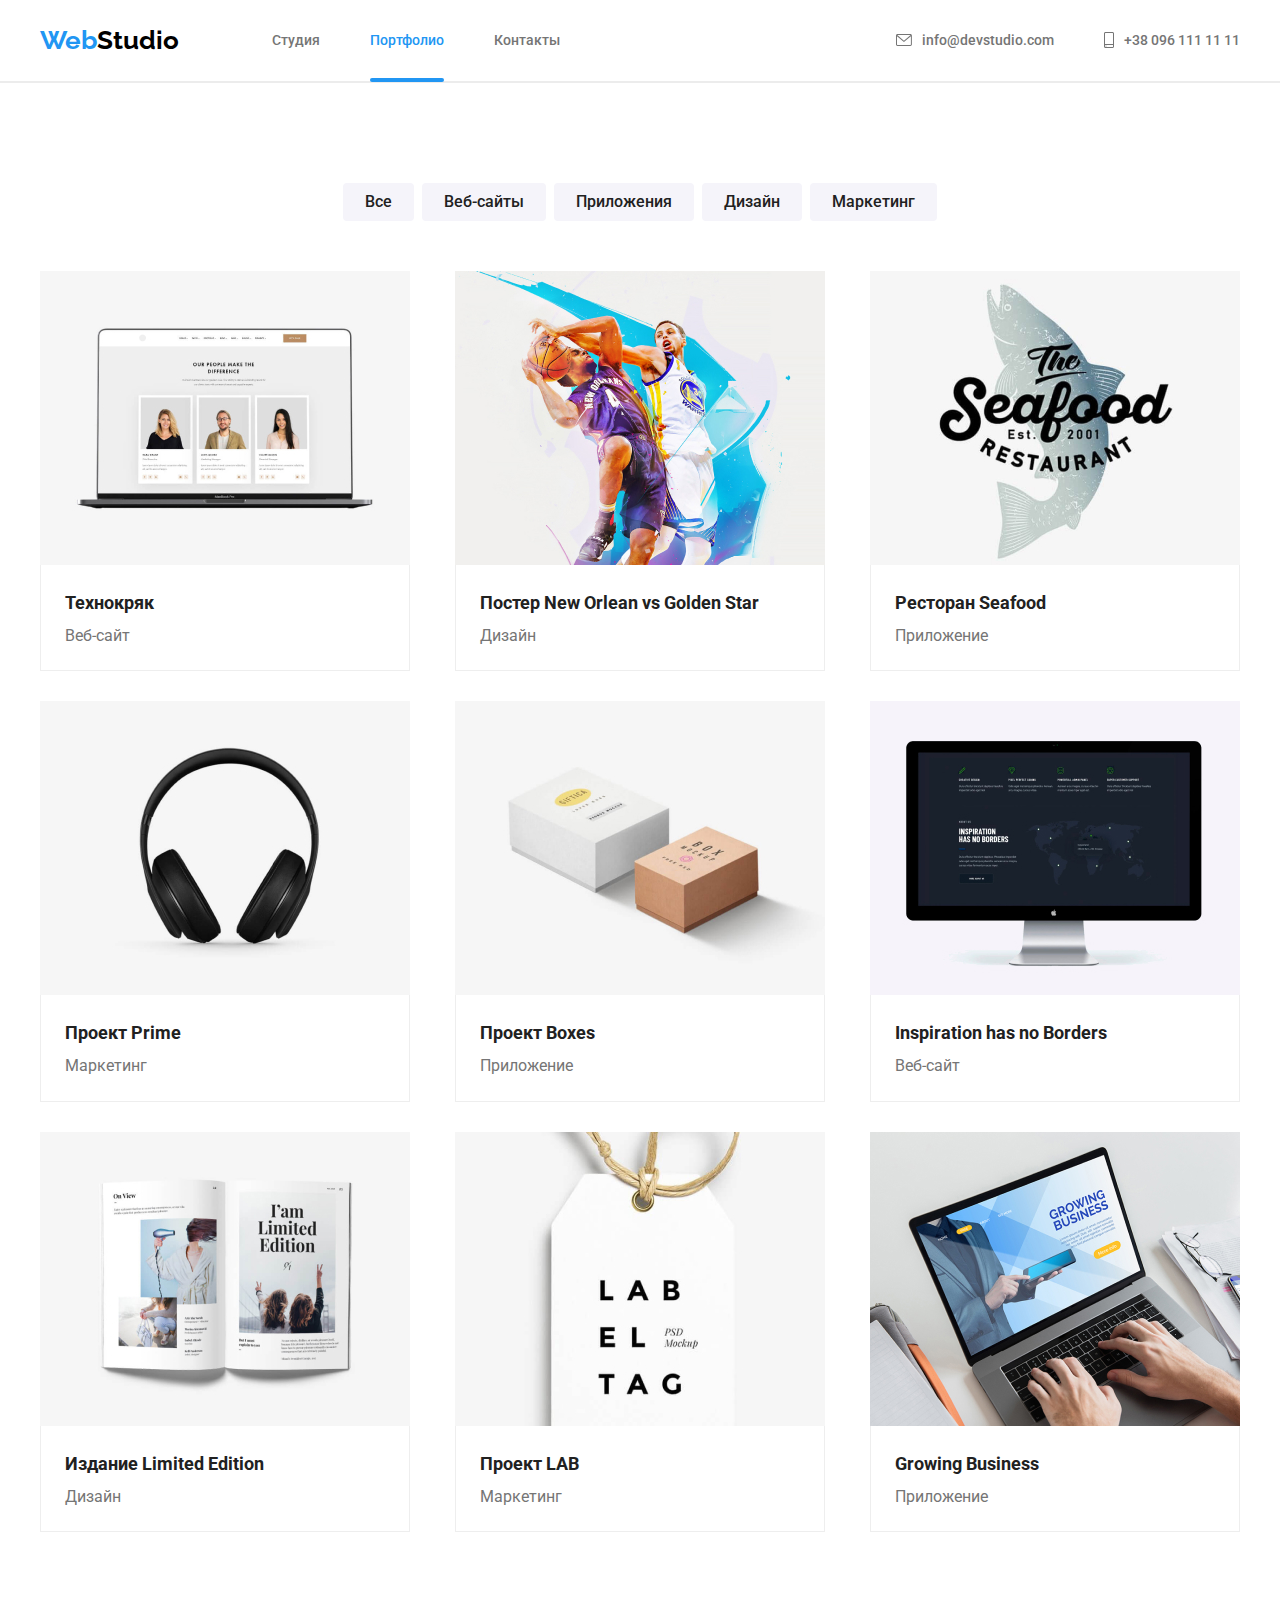
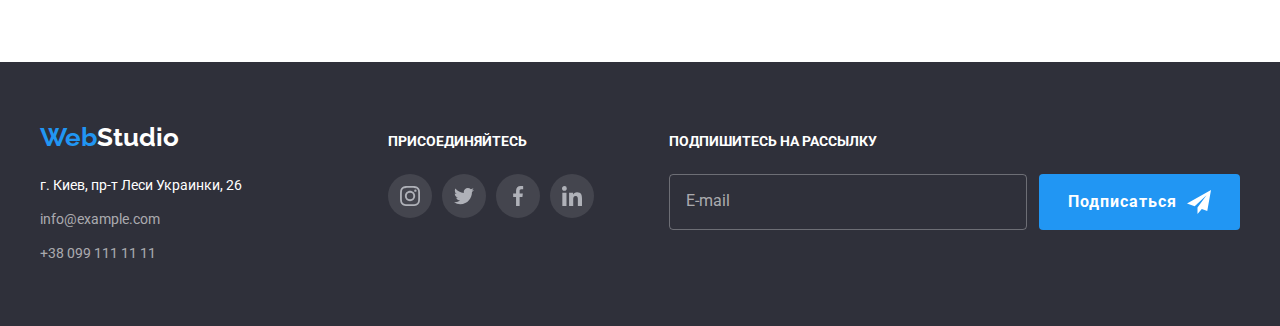
<file: portfolio.html>
<!DOCTYPE html>
<html lang="ru">
  <head>
    <meta charset="UTF-8" />
    <meta http-equiv="X-UA-Compatible" content="IE=edge" />
    <meta name="viewport" content="width=device-width, initial-scale=1.0" />
    <title>goit-markup-hw-06</title>
    <link rel="stylesheet" href="./scss/main.css">
    <link rel="preconnect" href="https://fonts.googleapis.com">
    <link rel="preconnect" href="https://fonts.gstatic.com" crossorigin>
    <link href="https://fonts.googleapis.com/css2?family=Raleway:wght@700&family=Roboto:wght@400;500;700;900&display=swap" 
    rel="stylesheet">
  </head>
  <body>
    
<!-- _________________________________HEADER_________________________________ -->

<header class="header section">
  <div class="container">
    <div class="header__box">
      <a class="header__logo logo" href="./index.html">Web<span class="logo__colored">Studio</span></a>
      <nav class="header__menu">
        <ul class="header__menu-list">
          <li class="header__menu-item">
            <a class="header__menu-link" href="./index.html" >Студия</a>
          </li>
          <li class="header__menu-item">
            <a  class="header__menu-link header__menu-link--selected" href="./portfolio.html" >Портфолио</a>
          </li>
          <li class="header__menu-item">
            <a class="header__menu-link" href="#" >Контакты</a>
          </li>
        </ul>
      </nav>

      <ul class="header__contacts">
        <li class="header__contacts-item">
           <a class="header__contacts-link" href="mailto:info@example.com">
             <svg class="header__contacts-img" width="16" height="12">
                <use href="./img/svg/header.svg#icon-envelope"></use>
             </svg>info@devstudio.com
          </a>
        </li>
        <li class="header__contacts-item">
           <a class="header__contacts-link" href="tel:+38091111111">
             <svg class="header__contacts-img" width="10" height="16">
               <use href="./img/svg/header.svg#icon-smartphone"></use>
            </svg>+38 096 111 11 11
          </a>
        </li>
      </ul>
    </div>
  </div>
</header>

 <!-- _________________________________PORTFOLIO_________________________________ -->

    <main>
      <section class="portfolio section">
        <div class="container">
          <h1 class="visually-hidden">Портфолио</h1>
          <ul class="portfolio__filter">
            <li class="portfolio__filter-item">
              <button class="portfolio__filter-btn" type="button">Все</button>
            </li>
            <li class="portfolio__filter-item">
              <button class="portfolio__filter-btn" type="button">Веб-сайты</button>
            </li>
            <li class="portfolio__filter-item">
              <button class="portfolio__filter-btn" type="button">Приложения</button>
            </li>
            <li class="portfolio__filter-item">
              <button class="portfolio__filter-btn" type="button">Дизайн</button>
            </li>
            <li class="portfolio__filter-item">
              <button class="portfolio__filter-btn" type="button">Маркетинг</button>
            </li>
          </ul>

 <!-- _________________________________CARDS_________________________________ -->

          <ul class="portfolio__content">
            <li class="portfolio__content-item">
              <div class="portfolio__box">
                <img class="portfolio__img" src="img/portfolio/img11.jpg" width="370" height="294" alt="картинка продукта">
                <div class="portfolio__pop-up">
                  <p class="portfolio__pop-up-text">
                    Ресурс предлагает комплексные предложения с разным уровнем функционала и сервисов. Все это позволит посетителю получить исчерпывающие сведения о компании или частном лице.
                  </p>
                </div>
              </div>
              <div class="portfolio__content-descr">
                <h3 class="portfolio__content-title">Технокряк</h3>
                <p class="portfolio__content-caption">Веб-сайт</p>
              </div>
            </li>

            <li class="portfolio__content-item">
              <div class="portfolio__box">
                <img class="portfolio__img" src="img/portfolio/img22.jpg" width="370" height="294" alt="картинка продукта">
                <div class="portfolio__pop-up">
                  <p class="portfolio__pop-up-text">
                    Ресурс предлагает комплексные предложения с разным уровнем функционала и сервисов. Все это позволит посетителю получить исчерпывающие сведения о компании или частном лице.
                  </p>
                </div>
              </div>
              <div class="portfolio__content-descr">
                <h3 class="portfolio__content-title">Постер New Orlean vs Golden Star</h3>
                <p class="portfolio__content-caption">Дизайн</p>
              </div>
            </li>

            <li class="portfolio__content-item">
              <div class="portfolio__box">
                <img class="portfolio__img" src="img/portfolio/img33.jpg" width="370" height="294" alt="картинка продукта">
                <div class="portfolio__pop-up">
                  <p class="portfolio__pop-up-text">
                    Ресурс предлагает комплексные предложения с разным уровнем функционала и сервисов. Все это позволит посетителю получить исчерпывающие сведения о компании или частном лице.
                  </p>
                </div>
              </div>
              <div class="portfolio__content-descr">
                <h3 class="portfolio__content-title">Ресторан Seafood</h3>
                <p class="portfolio__content-caption">Приложение</p>
              </div>
            </li>

            <li class="portfolio__content-item">
              <div class="portfolio__box">
                <img class="portfolio__img" src="img/portfolio/img44.jpg" width="370" height="294" alt="картинка продукта">
                <div class="portfolio__pop-up">
                  <p class="portfolio__pop-up-text">
                    Ресурс предлагает комплексные предложения с разным уровнем функционала и сервисов. Все это позволит посетителю получить исчерпывающие сведения о компании или частном лице.
                  </p>
                </div>
              </div>
              <div class="portfolio__content-descr">
                <h3 class="portfolio__content-title">Проект Prime</h3>
                <p class="portfolio__content-caption">Маркетинг</p>
              </div>
            </li>

            <li class="portfolio__content-item">
              <div class="portfolio__box">
                <img class="portfolio__img" src="img/portfolio/img55.jpg" width="370" height="294" alt="картинка продукта">
                <div class="portfolio__pop-up">
                  <p class="portfolio__pop-up-text">
                    Ресурс предлагает комплексные предложения с разным уровнем функционала и сервисов. Все это позволит посетителю получить исчерпывающие сведения о компании или частном лице.
                  </p>
                </div>
              </div>
              <div class="portfolio__content-descr">
                <h3 class="portfolio__content-title">Проект Boxes</h3>
                <p class="portfolio__content-caption">Приложение</p>
             </div>
            </li>

            <li class="portfolio__content-item">
              <div class="portfolio__box">
                <img class="portfolio__img" src="img/portfolio/img66.jpg" width="370" height="294" alt="картинка продукта">
                <div class="portfolio__pop-up">
                  <p class="portfolio__pop-up-text">
                    Ресурс предлагает комплексные предложения с разным уровнем функционала и сервисов. Все это позволит посетителю получить исчерпывающие сведения о компании или частном лице.
                  </p>
                </div>
              </div>
              <div class="portfolio__content-descr">
                <h3 class="portfolio__content-title">Inspiration has no Borders</h3>
                <p class="portfolio__content-caption">Веб-сайт</p>
              </div>
            </li>

            <li class="portfolio__content-item">
              <div class="portfolio__box">
                <img class="portfolio__img" src="img/portfolio/img77.jpg" width="370" height="294" alt="картинка продукта">
                <div class="portfolio__pop-up">
                  <p class="portfolio__pop-up-text">
                    Ресурс предлагает комплексные предложения с разным уровнем функционала и сервисов. Все это позволит посетителю получить исчерпывающие сведения о компании или частном лице.
                  </p>
                </div>
              </div>
              <div class="portfolio__content-descr">
                <h3 class="portfolio__content-title">Издание Limited Edition</h3>
                <p class="portfolio__content-caption">Дизайн</p>
              </div>
            </li>
  
            <li class="portfolio__content-item">
              <div class="portfolio__box">
                <img class="portfolio__img" src="img/portfolio/img88.jpg" width="370" height="294" alt="картинка продукта">
                <div class="portfolio__pop-up">
                  <p class="portfolio__pop-up-text">
                    Ресурс предлагает комплексные предложения с разным уровнем функционала и сервисов. Все это позволит посетителю получить исчерпывающие сведения о компании или частном лице.
                  </p>
                </div>
              </div>
              <div class="portfolio__content-descr">
                  <h3 class="portfolio__content-title">Проект LAB</h3>
                  <p class="portfolio__content-caption">Маркетинг</p>
              </div>
            </li>
            <li class="portfolio__content-item">
              <div class="portfolio__box">
                <img class="portfolio__img" src="img/portfolio/img99.jpg" width="370" height="294" alt="картинка продукта">
                <div class="portfolio__pop-up">
                  <p class="portfolio__pop-up-text">
                    Ресурс предлагает комплексные предложения с разным уровнем функционала и сервисов. Все это позволит посетителю получить исчерпывающие сведения о компании или частном лице.
                  </p>
                </div>
              </div>
              <div class="portfolio__content-descr">
                  <h3 class="portfolio__content-title">Growing Business</h3>
                  <p class="portfolio__content-caption">Приложение</p>
              </div>
            </li>
          </ul>
        </div>
      </section>    
    </main>

<!-- _________________________________FOOTER_________________________________ -->


    <footer class="footer section">
      <div class="container">
        <div class="footer__box">
          <div class="footer__url">
            <a class="footer__logo logo" href="./index.html">
              Web<span>Studio</span></a>
            <address class="footer__address">
              <ul class="footer__list">
                <li class="footer__item">
                  <a
                    class="footer__link footer__link--adress"
                    href="https://goo.gl/maps/qvYXPRKabaq7upge6">
                    г. Киев, пр-т Леси Украинки, 26
                  </a>
                </li>
                <li class="footer__item">
                  <a class="footer__link" href="mailto:info@example.com"
                    >info@example.com
                  </a>
                </li>
                <li class="footer__item">
                  <a class="footer__link" href="tel:+380991111111"
                    >+38 099 111 11 11
                  </a>
                </li>
              </ul>
            </address>
          </div>

          <div class="footer__social">
            <p class="footer__text">присоединяйтесь</p>
            <ul class="social">
              <li class="social__item social__item--dark">
                <a class="social__link social__link--dark" href="#">
                  <svg
                    class="social__img social__img--dark"
                    width="20"
                    height="20">
                    <use href="./img/svg/social.svg#icon-instagram"></use>
                  </svg>
                </a>
              </li>
              <li class="social__item social__item--dark">
                <a class="social__link social__link--dark" href="#">
                  <svg
                    class="social__img social__img--dark"
                    width="20"
                    height="20">
                    <use href="./img/svg/social.svg#icon-twitter"></use>
                  </svg>
                </a>
              </li>
              <li class="social__item social__item--dark">
                <a class="social__link social__link--dark" href="#">
                  <svg
                    class="social__img social__img--dark"
                    width="20"
                    height="20">
                    <use href="./img/svg/social.svg#icon-facebook"></use>
                  </svg>
                </a>
              </li>
              <li class="social__item social__item--dark">
                <a class="social__link social__link--dark" href="#">
                  <svg
                    class="social__img social__img--dark"
                    width="20"
                    height="20">
                    <use href="./img/svg/social.svg#icon-linkedin"></use>
                  </svg>
                </a>
              </li>
            </ul>
          </div>

          <div class="footer__mailing">
            <p class="footer__mail-text">подпишитесь на рассылку</p>
            <form class="footer__mailing-form">
              <label class="visually-hidden" for="footer-email">почтовый ящик</label>
              <input
                class="footer__mailing-input"
                id="footer-email"
                type="text"
                name="footer-email"
                placeholder="E-mail"
                required/>
              <button class="footer__mailing-btn btn" type="submit">
                Подписаться
                <svg class="footer__mailing-svg" width="24" height="24">
                  <use href="./img/svg/modal.svg#icon-tg"></use>
                </svg>
              </button>
            </form>
          </div>
        </div>
      </div>
    </footer>
  </body>
</html>
</file>
<file: scss/main.css>
.header {
  padding: 25px 15px;
  border-bottom: 1px solid #ECECEC;
}

.header__box {
  display: -webkit-box;
  display: -ms-flexbox;
  display: flex;
  -webkit-box-align: center;
      -ms-flex-align: center;
          align-items: center;
}

.logo {
  font-family: 'Raleway', sans-serif;
  font-weight: 700;
  font-size: 26px;
  line-height: 31px;
  text-decoration: none;
  color: var(--third-color);
}

.header__logo {
  margin-right: 93px;
}

.logo__colored {
  color: #000;
}

.header__menu-list {
  display: -webkit-box;
  display: -ms-flexbox;
  display: flex;
}

.header__menu-item:not(:first-child) {
  margin-left: 50px;
}

.header__menu-link {
  position: relative;
  font-weight: 500;
  -webkit-transition: color 250ms var(--cubic-b);
  transition: color 250ms var(--cubic-b);
}

.header__menu-link::before {
  position: absolute;
  content: '';
  height: 4px;
  width: 100%;
  left: 0;
  bottom: -34px;
  background-color: var(--third-color);
  border-radius: 2px;
  -webkit-transform: scaleX(0);
          transform: scaleX(0);
  -webkit-transition: 250ms var(--cubic-b);
  transition: 250ms var(--cubic-b);
}

.header__menu-link--selected::after {
  position: absolute;
  content: '';
  height: 4px;
  width: 100%;
  left: 0;
  bottom: -34px;
  background-color: var(--third-color);
  border-radius: 2px;
}

.header__menu-link:hover::before {
  -webkit-transform: scaleX(1);
          transform: scaleX(1);
}

.header__menu-link--selected {
  color: var(--third-color);
}

.header__menu-link:hover,
.header__contacts-link:hover {
  color: var(--third-color);
}

.header__menu-link:focus,
.header__contacts-link:focus {
  color: var(--third-color);
  outline-color: var(--third-color);
}

.header__contacts-link:hover
.header__contacts-img {
  fill: var(--third-color);
}

.header__contacts {
  display: -webkit-box;
  display: -ms-flexbox;
  display: flex;
  margin-left: auto;
}

.header__contacts-item +
.header__contacts-item {
  margin-left: 50px;
}

.header__contacts-link {
  display: -webkit-box;
  display: -ms-flexbox;
  display: flex;
  -webkit-box-align: center;
      -ms-flex-align: center;
          align-items: center;
  color: var(--main-color);
  font-weight: 500;
  -webkit-transition: color 250ms var(--cubic-b);
  transition: color 250ms var(--cubic-b);
}

.header__contacts-img {
  margin-right: 10px;
  fill: var(--main-color);
  -webkit-transition: 0.4s;
  transition: 0.4s;
}

html, body, div, span, applet, object, iframe,
h1, h2, h3, h4, h5, h6, p, blockquote, pre,
a, abbr, acronym, address, big, cite, code,
del, dfn, em, img, ins, kbd, q, s, samp,
small, strike, strong, sub, sup, tt, var,
b, u, i, center,
dl, dt, dd, ol, ul, li,
fieldset, form, label, legend, input, textarea,
table, caption, tbody, tfoot, thead, tr, th, td,
article, aside, canvas, details, embed,
figure, figcaption, footer, header, hgroup,
menu, nav, output, ruby, section, summary,
time, mark, audio, video {
  margin: 0;
  padding: 0;
  border: 0;
  font-size: 100%;
  font: inherit;
  vertical-align: baseline;
  -webkit-box-sizing: border-box;
          box-sizing: border-box;
}

/* HTML5 display-role reset for older browsers */
article, aside, details, figcaption, figure,
footer, header, hgroup, menu, nav, section {
  display: block;
}

body {
  line-height: 1;
}

ol, ul {
  list-style: none;
}

blockquote, q {
  quotes: none;
}

blockquote:before, blockquote:after,
q:before, q:after {
  content: '';
  content: none;
}

table {
  border-collapse: collapse;
  border-spacing: 0;
}

a {
  text-decoration: none;
  color: inherit;
}

body {
  background-color: #FFFFFF;
  color: #757575;
  font-family: 'Roboto', sans-serif;
  font-size: 14px;
  line-height: 1.7;
}

.visually-hidden {
  position: absolute;
  width: 1px;
  height: 1px;
  margin: -1px;
  border: 0;
  padding: 0;
  white-space: nowrap;
  -webkit-clip-path: inset(100%);
          clip-path: inset(100%);
  clip: rect(0 0 0 0);
  overflow: hidden;
}

.container {
  max-width: 1200px;
  margin: 0 auto;
}

.title {
  font-weight: 700;
  font-size: 36px;
  line-height: 42px;
  text-align: center;
  letter-spacing: 0.03em;
  color: #212121;
}

.logo {
  font-family: 'Raleway', sans-serif;
  font-weight: 700;
  font-size: 26px;
  line-height: 31px;
  text-decoration: none;
  color: #2196F3;
}

.logo__colored {
  color: #000;
}

.btn {
  border: none;
  font-family: inherit;
  font-size: 16px;
  line-height: 1.8;
  font-weight: 700;
  letter-spacing: 0.06em;
  border-radius: 4px;
  color: #FFFFFF;
  background-color: #2196F3;
  cursor: pointer;
}

.social {
  display: -webkit-box;
  display: -ms-flexbox;
  display: flex;
  -webkit-box-pack: justify;
      -ms-flex-pack: justify;
          justify-content: space-between;
}

.social__img {
  fill: #AFB1B8;
  -webkit-transition: 250ms cubic-bezier(0.4, 0, 0.2, 1);
  transition: 250ms cubic-bezier(0.4, 0, 0.2, 1);
}

.social__item:not(:last-child) {
  margin-right: 10px;
}

.social__link {
  display: -webkit-box;
  display: -ms-flexbox;
  display: flex;
  -webkit-box-pack: center;
      -ms-flex-pack: center;
          justify-content: center;
  -webkit-box-align: center;
      -ms-flex-align: center;
          align-items: center;
  height: 44px;
  width: 44px;
  border-radius: 50%;
  -webkit-transition: 0.4s;
  transition: 0.4s;
}

.social__link:hover {
  background-color: #2196F3;
}

.social__link:hover .social__img {
  fill: #FFFFFF;
}

.social__link--dark {
  background: rgba(255, 255, 255, 0.1);
}

.backdrop {
  display: -webkit-box;
  display: -ms-flexbox;
  display: flex;
  -webkit-box-pack: center;
      -ms-flex-pack: center;
          justify-content: center;
  -webkit-box-align: center;
      -ms-flex-align: center;
          align-items: center;
  position: fixed;
  top: 0;
  left: 0;
  width: 100%;
  height: 100%;
  background-color: rgba(0, 0, 0, 0.2);
  -webkit-transition: 250ms cubic-bezier(0.4, 0, 0.2, 1);
  transition: 250ms cubic-bezier(0.4, 0, 0.2, 1);
  z-index: 100;
}

.backdrop.is-hidden {
  opacity: 0;
  visibility: hidden;
  pointer-events: none;
}

.modal {
  position: relative;
  padding: 40px;
  background-color: #fff;
  -webkit-box-shadow: 0px 1px 3px rgba(0, 0, 0, 0.12), 0px 1px 1px rgba(0, 0, 0, 0.14), 0px 2px 1px rgba(0, 0, 0, 0.2);
          box-shadow: 0px 1px 3px rgba(0, 0, 0, 0.12), 0px 1px 1px rgba(0, 0, 0, 0.14), 0px 2px 1px rgba(0, 0, 0, 0.2);
  border-radius: 4px;
}

.modal__backcall {
  display: -webkit-box;
  display: -ms-flexbox;
  display: flex;
  -webkit-box-pack: center;
      -ms-flex-pack: center;
          justify-content: center;
  -webkit-box-align: center;
      -ms-flex-align: center;
          align-items: center;
  max-width: 530px;
}

.modal__close {
  position: absolute;
  top: 8px;
  right: 8px;
  height: 30px;
  width: 30px;
  border-radius: 50%;
  border: 1px solid rgba(0, 0, 0, 0.1);
  -webkit-transition: 250ms cubic-bezier(0.4, 0, 0.2, 1);
  transition: 250ms cubic-bezier(0.4, 0, 0.2, 1);
}

.modal__close::before, .modal__close::after {
  content: '';
  position: absolute;
  top: 50%;
  left: 50%;
  width: 15px;
  height: 2px;
  background-color: black;
  cursor: pointer;
  -webkit-transition: 250ms cubic-bezier(0.4, 0, 0.2, 1);
  transition: 250ms cubic-bezier(0.4, 0, 0.2, 1);
}

.modal__close::before {
  -webkit-transform: translate(-50%, -50%) rotate(45deg);
          transform: translate(-50%, -50%) rotate(45deg);
}

.modal__close::after {
  -webkit-transform: translate(-50%, -50%) rotate(-45deg);
          transform: translate(-50%, -50%) rotate(-45deg);
}

.modal__close:hover::before, .modal__close:hover::after {
  background-color: #2196F3;
}

.modal__close:hover {
  border-color: #2196F3;
}

.modal__form {
  display: -webkit-box;
  display: -ms-flexbox;
  display: flex;
  -webkit-box-orient: vertical;
  -webkit-box-direction: normal;
      -ms-flex-direction: column;
          flex-direction: column;
  text-align: left;
}

.modal__text {
  font-weight: 700;
  font-size: 20px;
  line-height: 23px;
  text-align: center;
  letter-spacing: 0.03em;
  margin-bottom: 12px;
  color: #212121;
}

.modal__label {
  font-size: 12px;
  margin-bottom: 4px;
}

.modal__item {
  position: relative;
}

.modal__input {
  width: 100%;
  padding: 12px 0 12px 42px;
  border: 1px solid rgba(33, 33, 33, 0.2);
  -webkit-box-sizing: border-box;
          box-sizing: border-box;
  border-radius: 4px;
  margin-bottom: 10px;
  -webkit-transition: 250ms cubic-bezier(0.4, 0, 0.2, 1);
  transition: 250ms cubic-bezier(0.4, 0, 0.2, 1);
}

.modal__input:focus {
  border-color: #2196F3;
  outline: #2196F3;
}

.modal__input:focus ~ .modal__svg {
  fill: #2196F3;
}

.modal__svg {
  position: absolute;
  left: 13px;
  top: 14px;
  height: 15px;
  width: 15px;
  fill: #212121;
  -webkit-transition: 250ms cubic-bezier(0.4, 0, 0.2, 1);
  transition: 250ms cubic-bezier(0.4, 0, 0.2, 1);
}

.modal__textarea {
  width: 100%;
  padding: 12px 0 12px 42px;
  border: 1px solid rgba(33, 33, 33, 0.2);
  -webkit-box-sizing: border-box;
          box-sizing: border-box;
  border-radius: 4px;
  resize: none;
  height: 120px;
  margin-bottom: 25px;
  padding: 12px 16px;
  -webkit-transition: 250ms cubic-bezier(0.4, 0, 0.2, 1);
  transition: 250ms cubic-bezier(0.4, 0, 0.2, 1);
}

.modal__textarea::-webkit-input-placeholder {
  color: #757575;
}

.modal__textarea:-ms-input-placeholder {
  color: #757575;
}

.modal__textarea::-ms-input-placeholder {
  color: #757575;
}

.modal__textarea::placeholder {
  color: #757575;
}

.modal__textarea:focus {
  border-color: #2196F3;
  outline: #2196F3;
}

.modal__checkbox {
  position: relative;
  padding-left: 30px;
  font-size: inherit;
  -webkit-user-select: none;
     -moz-user-select: none;
      -ms-user-select: none;
          user-select: none;
  margin-bottom: 30px;
  color: #000000;
}

.modal__checkbox > a {
  text-decoration: underline;
  color: #2196F3;
}

.modal__check {
  position: absolute;
  width: 0;
  height: 0;
  z-index: -1;
}

.modal__check:checked ~ .custom {
  border: 2px solid #2196F3;
  background-color: #2196F3;
}

.modal__check:checked ~ .custom > .custom__svg {
  fill: #FFFFFF;
}

.modal__btn {
  width: -webkit-fit-content;
  width: -moz-fit-content;
  width: fit-content;
  -ms-flex-item-align: center;
      -ms-grid-row-align: center;
      align-self: center;
  padding: 10px 55px;
}

.custom {
  position: absolute;
  left: 8px;
  top: 4px;
  width: 15px;
  height: 15px;
  border: 2px solid #212121;
  cursor: pointer;
}

.custom__svg {
  position: absolute;
  width: 12px;
  height: 11px;
  left: 0;
  top: 0px;
  fill: transparent;
}

.backdrop {
  display: -webkit-box;
  display: -ms-flexbox;
  display: flex;
  -webkit-box-pack: center;
      -ms-flex-pack: center;
          justify-content: center;
  -webkit-box-align: center;
      -ms-flex-align: center;
          align-items: center;
  position: fixed;
  top: 0;
  left: 0;
  width: 100%;
  height: 100%;
  background-color: rgba(0, 0, 0, 0.2);
  -webkit-transition: 250ms cubic-bezier(0.4, 0, 0.2, 1);
  transition: 250ms cubic-bezier(0.4, 0, 0.2, 1);
  z-index: 100;
}

.backdrop.is-hidden {
  opacity: 0;
  visibility: hidden;
  pointer-events: none;
}

.btn {
  border: none;
  font-family: inherit;
  font-size: 16px;
  line-height: 1.8;
  font-weight: 700;
  letter-spacing: 0.06em;
  border-radius: 4px;
  color: #FFFFFF;
  background-color: #2196F3;
  cursor: pointer;
}

.logo {
  font-family: 'Raleway', sans-serif;
  font-weight: 700;
  font-size: 26px;
  line-height: 31px;
  text-decoration: none;
  color: #2196F3;
}

.logo__colored {
  color: #000;
}

.social {
  display: -webkit-box;
  display: -ms-flexbox;
  display: flex;
  -webkit-box-pack: justify;
      -ms-flex-pack: justify;
          justify-content: space-between;
}

.social__img {
  fill: #AFB1B8;
  -webkit-transition: 250ms cubic-bezier(0.4, 0, 0.2, 1);
  transition: 250ms cubic-bezier(0.4, 0, 0.2, 1);
}

.social__item:not(:last-child) {
  margin-right: 10px;
}

.social__link {
  display: -webkit-box;
  display: -ms-flexbox;
  display: flex;
  -webkit-box-pack: center;
      -ms-flex-pack: center;
          justify-content: center;
  -webkit-box-align: center;
      -ms-flex-align: center;
          align-items: center;
  height: 44px;
  width: 44px;
  border-radius: 50%;
  -webkit-transition: 0.4s;
  transition: 0.4s;
}

.social__link:hover {
  background-color: #2196F3;
}

.social__link:hover .social__img {
  fill: #FFFFFF;
}

.social__link--dark {
  background: rgba(255, 255, 255, 0.1);
}

.footer {
  padding: 60px 15px;
}

.footer__box {
  display: -webkit-box;
  display: -ms-flexbox;
  display: flex;
  -webkit-box-pack: justify;
      -ms-flex-pack: justify;
          justify-content: space-between;
  -webkit-box-align: baseline;
      -ms-flex-align: baseline;
          align-items: baseline;
}

.footer__logo {
  display: inline-block;
  margin-bottom: 20px;
}

.footer__item:not(:first-child) {
  margin-top: 9px;
}

.footer__link {
  color: rgba(255, 255, 255, 0.6);
  line-height: 24px;
  font-style: normal;
  -webkit-transition: 250ms cubic-bezier(0.4, 0, 0.2, 1);
  transition: 250ms cubic-bezier(0.4, 0, 0.2, 1);
}

.footer__link:hover {
  color: #2196F3;
}

.footer__link:focus {
  color: #FFFFFF;
  background-color: #2196F3;
  outline-color: #2196F3;
}

.footer__link--adress {
  color: #FFFFFF;
}

.footer__social {
  max-width: 206px;
  margin-left: 70px;
}

.footer__text, .footer__mail-text {
  color: #FFFFFF;
  font-weight: 700;
  text-transform: uppercase;
  margin-bottom: 20px;
}

.footer__mailing-form {
  display: -webkit-box;
  display: -ms-flexbox;
  display: flex;
  -ms-flex-wrap: wrap;
      flex-wrap: wrap;
}

.footer__mailing-input {
  width: 358px;
  margin-right: 12px;
  padding: 15px 16px;
  background-color: inherit;
  border: 1px solid rgba(255, 255, 255, 0.3);
  border-radius: 4px;
  outline: transparent;
  color: #FFFFFF;
}

.footer__mailing-input::-webkit-input-placeholder {
  font-size: 16px;
  color: rgba(255, 255, 255, 0.6);
}

.footer__mailing-input:-ms-input-placeholder {
  font-size: 16px;
  color: rgba(255, 255, 255, 0.6);
}

.footer__mailing-input::-ms-input-placeholder {
  font-size: 16px;
  color: rgba(255, 255, 255, 0.6);
}

.footer__mailing-input::placeholder {
  font-size: 16px;
  color: rgba(255, 255, 255, 0.6);
}

.footer__mailing-btn {
  display: -webkit-box;
  display: -ms-flexbox;
  display: flex;
  -webkit-box-align: center;
      -ms-flex-align: center;
          align-items: center;
  padding: 10px 29px;
}

.footer__mailing-svg {
  fill: #FFFFFF;
  margin-left: 10px;
}

.footer {
  background-color: #2F303A;
}

.footer__logo > span {
  color: #FFFFFF;
}

.header {
  padding: 25px 15px;
  border-bottom: 1px solid #ECECEC;
}

.header__box {
  display: -webkit-box;
  display: -ms-flexbox;
  display: flex;
  -webkit-box-align: center;
      -ms-flex-align: center;
          align-items: center;
}

.header__logo {
  margin-right: 93px;
}

.header__menu-list {
  display: -webkit-box;
  display: -ms-flexbox;
  display: flex;
}

.header__menu-item:not(:first-child) {
  margin-left: 50px;
}

.header__menu-link {
  position: relative;
  font-weight: 500;
  -webkit-transition: 250ms;
  transition: 250ms;
}

.header__menu-link:hover, .header__menu-link:focus {
  color: #2196F3;
}

.header__menu-link::before {
  position: absolute;
  content: '';
  height: 4px;
  width: 100%;
  left: 0;
  bottom: -34px;
  background-color: #2196F3;
  border-radius: 2px;
  -webkit-transform: scaleX(0);
          transform: scaleX(0);
  -webkit-transition: 250ms cubic-bezier(0.4, 0, 0.2, 1);
  transition: 250ms cubic-bezier(0.4, 0, 0.2, 1);
}

.header__menu-link:hover::before {
  -webkit-transform: scaleX(1);
          transform: scaleX(1);
}

.header__menu-link--selected {
  color: #2196F3;
}

.header__menu-link--selected::after {
  position: absolute;
  content: '';
  height: 4px;
  width: 100%;
  left: 0;
  bottom: -34px;
  background-color: #2196F3;
  border-radius: 2px;
}

.header__contacts {
  display: -webkit-box;
  display: -ms-flexbox;
  display: flex;
  margin-left: auto;
}

.header__contacts-item {
  margin-left: 50px;
}

.header__contacts-link {
  display: -webkit-box;
  display: -ms-flexbox;
  display: flex;
  -webkit-box-align: center;
      -ms-flex-align: center;
          align-items: center;
  color: #757575;
  font-weight: 500;
  -webkit-transition: color 250ms cubic-bezier(0.4, 0, 0.2, 1);
  transition: color 250ms cubic-bezier(0.4, 0, 0.2, 1);
}

.header__contacts-link:hover, .header__contacts-link:focus {
  color: #2196F3;
}

.header__contacts-link:hover .header__contacts-img {
  fill: #2196F3;
}

.header__contacts-img {
  margin-right: 10px;
  fill: #757575;
  -webkit-transition: 0.4s;
  transition: 0.4s;
}

.hero {
  padding: 200px 0;
  text-align: center;
  background: -webkit-gradient(linear, left top, left bottom, from(rgba(47, 48, 58, 0.4)), to(rgba(47, 48, 58, 0.4))), url(/goit-markup-hw-07/img/hero/hero-backround.jpg) center/cover no-repeat;
  background: linear-gradient(rgba(47, 48, 58, 0.4), rgba(47, 48, 58, 0.4)), url(/goit-markup-hw-07/img/hero/hero-backround.jpg) center/cover no-repeat;
}

.hero__title {
  font-weight: 900;
  font-size: 44px;
  line-height: 1.36;
  letter-spacing: 0.06em;
  max-width: 650px;
  margin: 0 auto 30px;
  text-transform: uppercase;
  color: #FFFFFF;
}

.hero__button {
  padding: 10px 32px;
}

.team {
  padding: 94px 15px;
  background-color: #F5F4FA;
}

.team__title {
  margin-bottom: 50px;
}

.team__list {
  display: -webkit-box;
  display: -ms-flexbox;
  display: flex;
  -webkit-box-pack: justify;
      -ms-flex-pack: justify;
          justify-content: space-between;
}

.team__item {
  background-color: #FFFFFF;
  -webkit-box-shadow: 0px 1px 3px rgba(0, 0, 0, 0.12), 0px 1px 1px rgba(0, 0, 0, 0.14), 0px 2px 1px rgba(0, 0, 0, 0.2);
          box-shadow: 0px 1px 3px rgba(0, 0, 0, 0.12), 0px 1px 1px rgba(0, 0, 0, 0.14), 0px 2px 1px rgba(0, 0, 0, 0.2);
  border-radius: 0px 0px 4px 4px;
}

.team__box {
  text-align: center;
  padding: 30px 32px;
}

.team__title-name {
  margin-bottom: 10px;
  font-family: 'Roboto';
  font-style: normal;
  font-weight: 500;
  font-size: 16px;
  line-height: 19px;
  color: #212121;
}

.team__text {
  font-family: 'Roboto';
  font-style: normal;
  font-weight: 400;
  font-size: 16px;
  line-height: 19px;
  margin-bottom: 16px;
}

.activity {
  padding-bottom: 94px 15px;
}

.activity__title {
  margin-bottom: 50px;
}

.activity__list {
  display: -webkit-box;
  display: -ms-flexbox;
  display: flex;
  -webkit-box-pack: justify;
      -ms-flex-pack: justify;
          justify-content: space-between;
}

.activity__item {
  position: relative;
  display: -webkit-box;
  display: -ms-flexbox;
  display: flex;
}

.activity__descr {
  display: -webkit-box;
  display: -ms-flexbox;
  display: flex;
  -webkit-box-pack: center;
      -ms-flex-pack: center;
          justify-content: center;
  -webkit-box-align: center;
      -ms-flex-align: center;
          align-items: center;
  position: absolute;
  bottom: 0;
  height: 70px;
  width: 100%;
  background: rgba(47, 48, 58, 0.8);
}

.activity__subtitle {
  font-style: normal;
  font-weight: 700;
  line-height: 16px;
  letter-spacing: 0.03em;
  text-transform: uppercase;
  color: #FFFFFF;
}

.benefits {
  padding: 95px 0;
}

.benefits__list {
  display: -webkit-box;
  display: -ms-flexbox;
  display: flex;
  -webkit-box-pack: justify;
      -ms-flex-pack: justify;
          justify-content: space-between;
}

.benefits__item {
  max-width: 270px;
}

.benefits__content {
  display: -webkit-box;
  display: -ms-flexbox;
  display: flex;
  -webkit-box-pack: center;
      -ms-flex-pack: center;
          justify-content: center;
  -webkit-box-align: center;
      -ms-flex-align: center;
          align-items: center;
  border-radius: 4px;
  margin-bottom: 30px;
  max-width: 270px;
  height: 120px;
  background-color: #F5F4FA;
}

.benefits__icon {
  width: 70px;
  height: 55px;
}

.benefits__title {
  color: #212121;
  font-family: 'Roboto';
  font-style: normal;
  font-weight: 700;
  font-size: inherit;
  text-transform: uppercase;
  margin-bottom: 10px;
}

.benefits__text {
  font-family: 'Roboto';
  font-style: normal;
  font-weight: 400;
  line-height: 1.7;
}

.clients {
  padding: 94px 15px;
}

.clients__title {
  margin-bottom: 50px;
}

.clients__list {
  display: -webkit-box;
  display: -ms-flexbox;
  display: flex;
  -webkit-box-pack: justify;
      -ms-flex-pack: justify;
          justify-content: space-between;
}

.clients__item {
  padding: 16px 32px;
  border: 1px solid #AFB1B8;
  border-radius: 4px;
  -webkit-transition: 250ms cubic-bezier(0.4, 0, 0.2, 1);
  transition: 250ms cubic-bezier(0.4, 0, 0.2, 1);
  cursor: pointer;
}

.clients__item:hover {
  border-color: #2196F3;
}

.clients__item:hover .clients__svg {
  fill: #2196F3;
}

.clients__svg {
  fill: #AFB1B8;
  -webkit-transition: 0.4s;
  transition: 0.4s;
  height: 60px;
  max-width: 106px;
}

.portfolio {
  padding: 100px 0;
  border-top: 1px solid #ECECEC;
}

.portfolio__filter {
  display: -webkit-box;
  display: -ms-flexbox;
  display: flex;
  -webkit-box-pack: center;
      -ms-flex-pack: center;
          justify-content: center;
  margin-bottom: 50px;
}

.portfolio__filter-item:not(:last-child) {
  margin-right: 8px;
}

.portfolio__filter-btn {
  border-radius: 4px;
  border: none;
  padding: 6px 22px;
  -webkit-transition: 0.4s;
  transition: 0.4s;
  font-family: 'Roboto';
  font-style: normal;
  font-weight: 500;
  font-size: 16px;
  line-height: 1.6;
  background: #F5F4FA;
  color: #212121;
}

.portfolio__filter-btn:hover, .portfolio__filter-btn:focus {
  -webkit-box-shadow: 0px 3px 1px rgba(0, 0, 0, 0.1), 0px 1px 2px rgba(0, 0, 0, 0.08), 0px 2px 2px rgba(0, 0, 0, 0.12);
          box-shadow: 0px 3px 1px rgba(0, 0, 0, 0.1), 0px 1px 2px rgba(0, 0, 0, 0.08), 0px 2px 2px rgba(0, 0, 0, 0.12);
  color: #FFFFFF;
  background: #2196F3;
}

.portfolio__content {
  display: -webkit-box;
  display: -ms-flexbox;
  display: flex;
  -webkit-box-pack: justify;
      -ms-flex-pack: justify;
          justify-content: space-between;
  -ms-flex-wrap: wrap;
      flex-wrap: wrap;
}

.portfolio__content-item {
  margin-bottom: 30px;
  max-width: 370px;
}

.portfolio__content-item:hover {
  -webkit-box-shadow: 0px 1px 1px rgba(0, 0, 0, 0.12), 0px 4px 4px rgba(0, 0, 0, 0.06), 1px 4px 6px rgba(0, 0, 0, 0.16);
          box-shadow: 0px 1px 1px rgba(0, 0, 0, 0.12), 0px 4px 4px rgba(0, 0, 0, 0.06), 1px 4px 6px rgba(0, 0, 0, 0.16);
}

.portfolio__content-item:hover .portfolio__pop-up {
  top: 0;
}

.portfolio__box {
  position: relative;
  overflow: hidden;
  width: 370px;
  height: 294px;
}

.portfolio__pop-up {
  position: absolute;
  display: -webkit-box;
  display: -ms-flexbox;
  display: flex;
  -webkit-box-align: center;
      -ms-flex-align: center;
          align-items: center;
  top: 100%;
  left: 0;
  width: 100%;
  height: 100%;
  padding: 63px 24px;
  background: rgba(33, 150, 243, 0.9);
  -webkit-transition: 250ms cubic-bezier(0.4, 0, 0.2, 1);
  transition: 250ms cubic-bezier(0.4, 0, 0.2, 1);
}

.portfolio__pop-up-text {
  font-style: normal;
  font-weight: 400;
  font-size: 18px;
  line-height: 28px;
  letter-spacing: 0.03em;
  color: #FFFFFF;
}

.portfolio__content-descr {
  padding: 20px 24px;
  border: 1px solid #EEEEEE;
  border-top: unset;
}

.portfolio__content-title {
  font-family: 'Roboto', sans-serif;
  font-style: normal;
  font-weight: 700;
  font-size: 18px;
  line-height: 36px;
  color: #212121;
}

.portfolio__content-caption {
  font-family: 'Roboto', sans-serif;
  font-style: normal;
  font-weight: 400;
  font-size: 16px;
  line-height: 1.85;
  color: #757575;
}
/*# sourceMappingURL=main.css.map */
</file>
